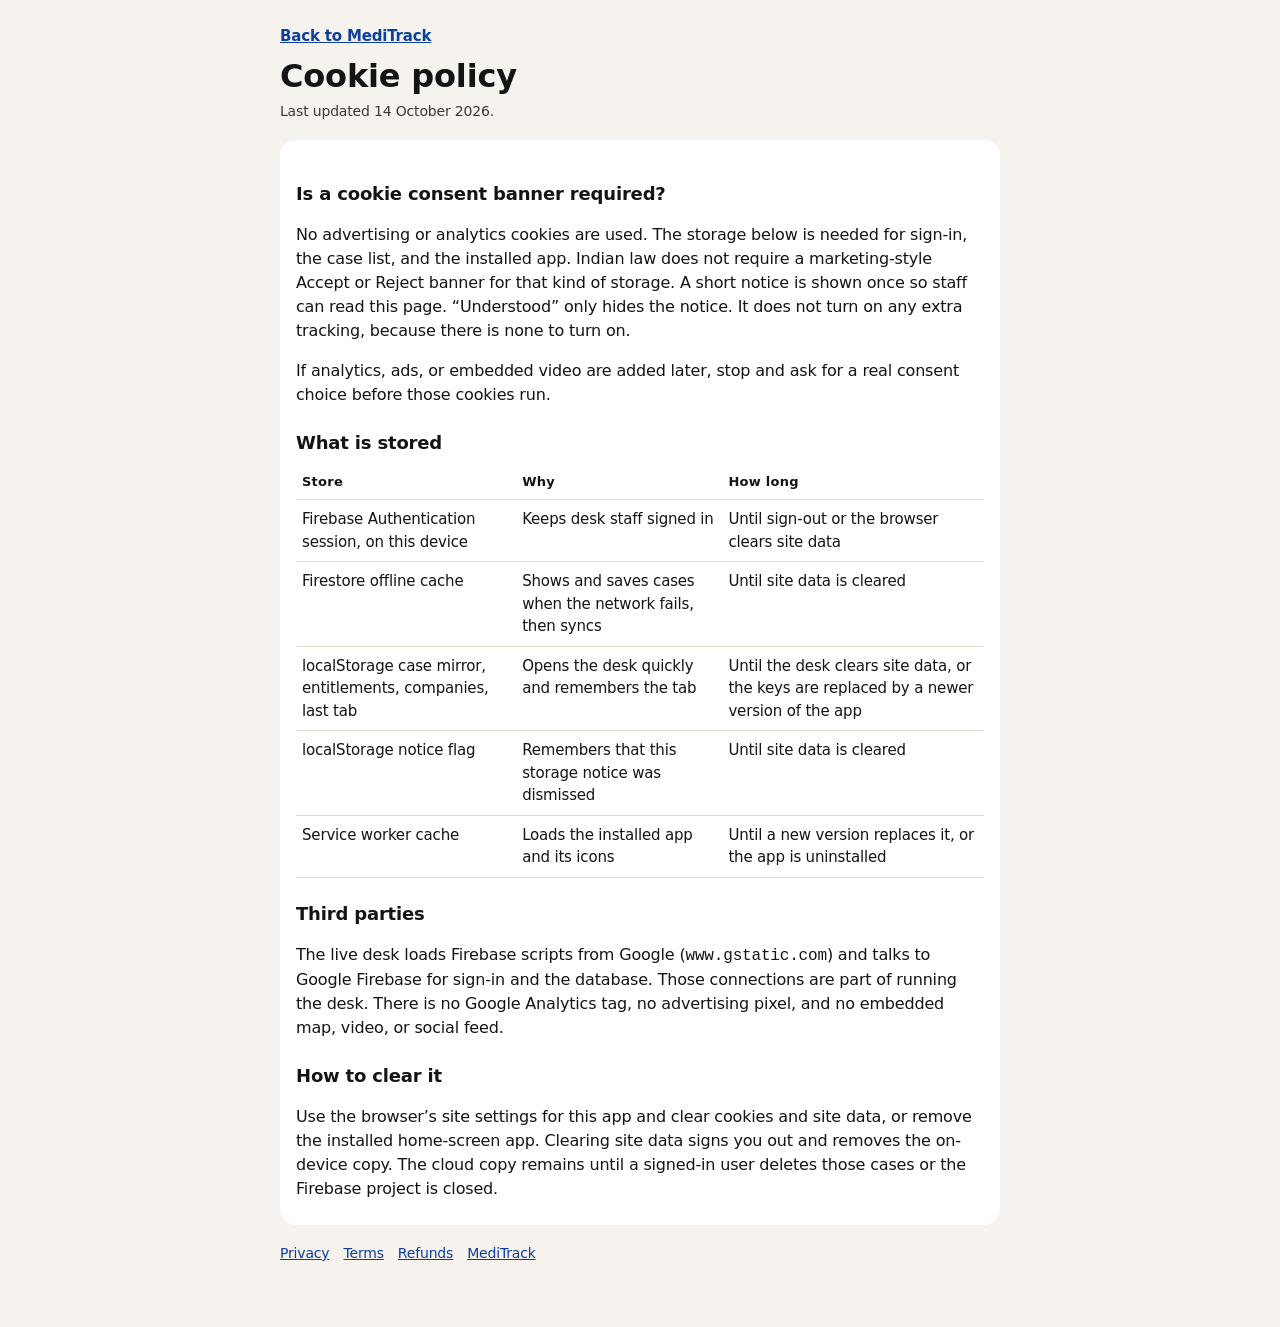
<file: cookies.html>
<!DOCTYPE html>
<html lang="en">
<head>
<meta charset="UTF-8">
<meta name="viewport" content="width=device-width, initial-scale=1">
<meta name="color-scheme" content="light">
<meta name="theme-color" content="#F6F3EE">
<title>Cookie policy — MediTrack</title>
<link rel="stylesheet" href="legal.css">
</head>
<body>
<div class="wrap">
<header>
  <a class="back" href="./">Back to MediTrack</a>
  <h1>Cookie policy</h1>
  <p class="meta">Last updated 14 October 2026.</p>
</header>
<article>
  <h2>Is a cookie consent banner required?</h2>
  <p>No advertising or analytics cookies are used. The storage below is needed for sign-in, the case list, and the installed app. Indian law does not require a marketing-style Accept or Reject banner for that kind of storage. A short notice is shown once so staff can read this page. “Understood” only hides the notice. It does not turn on any extra tracking, because there is none to turn on.</p>
  <p>If analytics, ads, or embedded video are added later, stop and ask for a real consent choice before those cookies run.</p>

  <h2>What is stored</h2>
  <table>
    <thead><tr><th>Store</th><th>Why</th><th>How long</th></tr></thead>
    <tbody>
      <tr><td>Firebase Authentication session, on this device</td><td>Keeps desk staff signed in</td><td>Until sign-out or the browser clears site data</td></tr>
      <tr><td>Firestore offline cache</td><td>Shows and saves cases when the network fails, then syncs</td><td>Until site data is cleared</td></tr>
      <tr><td>localStorage case mirror, entitlements, companies, last tab</td><td>Opens the desk quickly and remembers the tab</td><td>Until the desk clears site data, or the keys are replaced by a newer version of the app</td></tr>
      <tr><td>localStorage notice flag</td><td>Remembers that this storage notice was dismissed</td><td>Until site data is cleared</td></tr>
      <tr><td>Service worker cache</td><td>Loads the installed app and its icons</td><td>Until a new version replaces it, or the app is uninstalled</td></tr>
    </tbody>
  </table>

  <h2>Third parties</h2>
  <p>The live desk loads Firebase scripts from Google (<code>www.gstatic.com</code>) and talks to Google Firebase for sign-in and the database. Those connections are part of running the desk. There is no Google Analytics tag, no advertising pixel, and no embedded map, video, or social feed.</p>

  <h2>How to clear it</h2>
  <p>Use the browser’s site settings for this app and clear cookies and site data, or remove the installed home-screen app. Clearing site data signs you out and removes the on-device copy. The cloud copy remains until a signed-in user deletes those cases or the Firebase project is closed.</p>
</article>
<footer>
  <nav aria-label="Legal">
    <a href="privacy.html">Privacy</a>
    <a href="terms.html">Terms</a>
    <a href="refund.html">Refunds</a>
    <a href="./">MediTrack</a>
  </nav>
</footer>
</div>
</body>
</html>
</file>
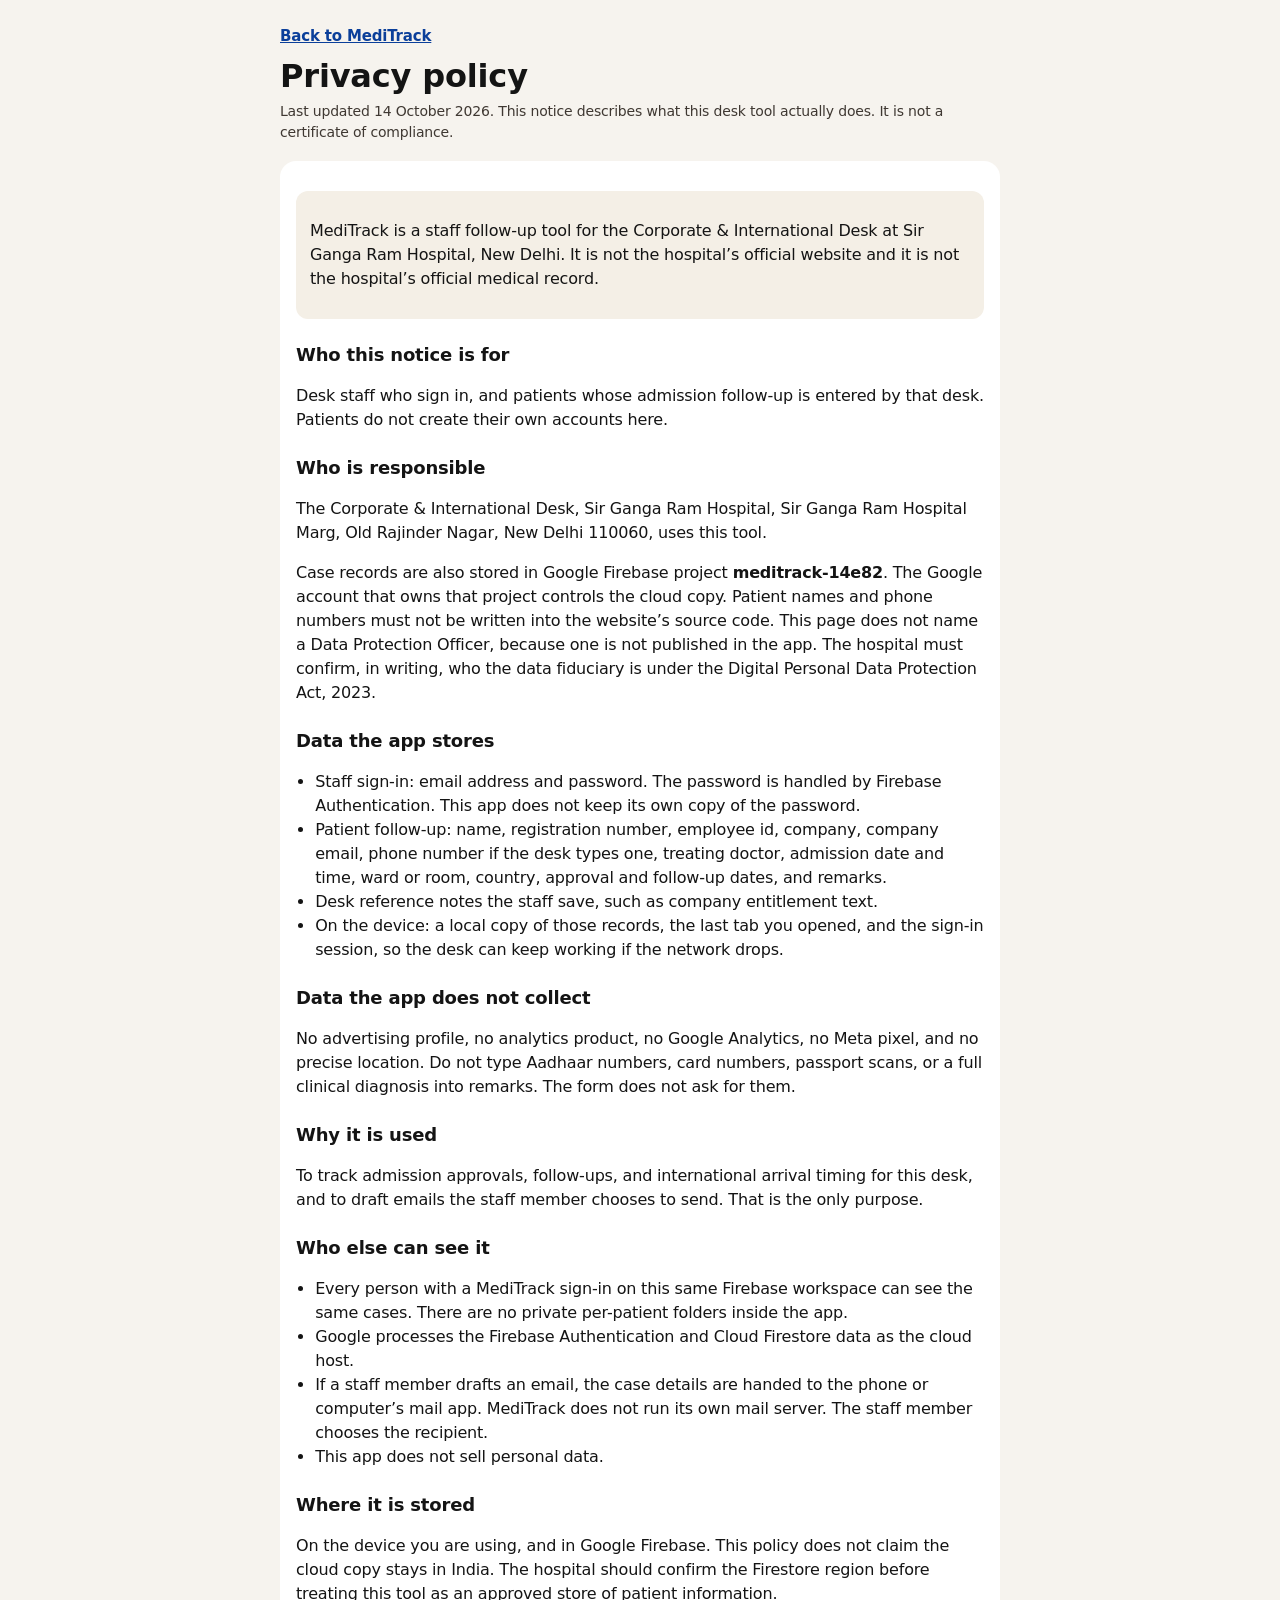
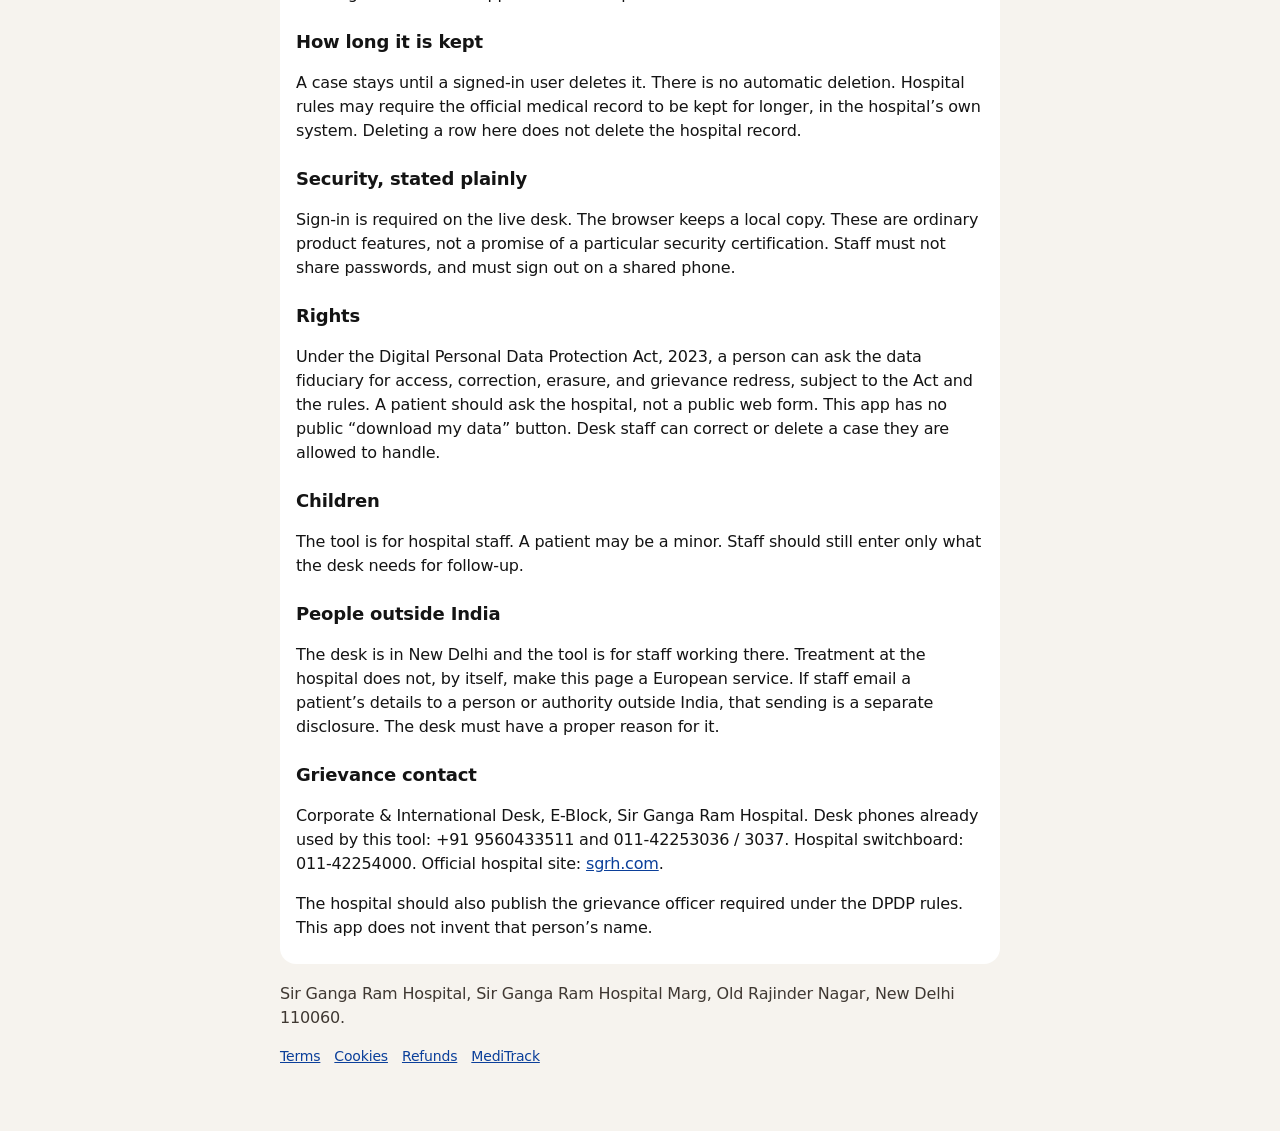
<file: privacy.html>
<!DOCTYPE html>
<html lang="en">
<head>
<meta charset="UTF-8">
<meta name="viewport" content="width=device-width, initial-scale=1">
<meta name="color-scheme" content="light">
<meta name="theme-color" content="#F6F3EE">
<title>Privacy policy — MediTrack</title>
<link rel="stylesheet" href="legal.css">
</head>
<body>
<div class="wrap">
<header>
  <a class="back" href="./">Back to MediTrack</a>
  <h1>Privacy policy</h1>
  <p class="meta">Last updated 14 October 2026. This notice describes what this desk tool actually does. It is not a certificate of compliance.</p>
</header>
<article>
  <div class="note">
    <p>MediTrack is a staff follow-up tool for the Corporate & International Desk at Sir Ganga Ram Hospital, New Delhi. It is not the hospital’s official website and it is not the hospital’s official medical record.</p>
  </div>

  <h2>Who this notice is for</h2>
  <p>Desk staff who sign in, and patients whose admission follow-up is entered by that desk. Patients do not create their own accounts here.</p>

  <h2>Who is responsible</h2>
  <p>The Corporate & International Desk, Sir Ganga Ram Hospital, Sir Ganga Ram Hospital Marg, Old Rajinder Nagar, New Delhi 110060, uses this tool.</p>
  <p>Case records are also stored in Google Firebase project <strong>meditrack-14e82</strong>. The Google account that owns that project controls the cloud copy. Patient names and phone numbers must not be written into the website’s source code. This page does not name a Data Protection Officer, because one is not published in the app. The hospital must confirm, in writing, who the data fiduciary is under the Digital Personal Data Protection Act, 2023.</p>

  <h2>Data the app stores</h2>
  <ul>
    <li>Staff sign-in: email address and password. The password is handled by Firebase Authentication. This app does not keep its own copy of the password.</li>
    <li>Patient follow-up: name, registration number, employee id, company, company email, phone number if the desk types one, treating doctor, admission date and time, ward or room, country, approval and follow-up dates, and remarks.</li>
    <li>Desk reference notes the staff save, such as company entitlement text.</li>
    <li>On the device: a local copy of those records, the last tab you opened, and the sign-in session, so the desk can keep working if the network drops.</li>
  </ul>

  <h2>Data the app does not collect</h2>
  <p>No advertising profile, no analytics product, no Google Analytics, no Meta pixel, and no precise location. Do not type Aadhaar numbers, card numbers, passport scans, or a full clinical diagnosis into remarks. The form does not ask for them.</p>

  <h2>Why it is used</h2>
  <p>To track admission approvals, follow-ups, and international arrival timing for this desk, and to draft emails the staff member chooses to send. That is the only purpose.</p>

  <h2>Who else can see it</h2>
  <ul>
    <li>Every person with a MediTrack sign-in on this same Firebase workspace can see the same cases. There are no private per-patient folders inside the app.</li>
    <li>Google processes the Firebase Authentication and Cloud Firestore data as the cloud host.</li>
    <li>If a staff member drafts an email, the case details are handed to the phone or computer’s mail app. MediTrack does not run its own mail server. The staff member chooses the recipient.</li>
    <li>This app does not sell personal data.</li>
  </ul>

  <h2>Where it is stored</h2>
  <p>On the device you are using, and in Google Firebase. This policy does not claim the cloud copy stays in India. The hospital should confirm the Firestore region before treating this tool as an approved store of patient information.</p>

  <h2>How long it is kept</h2>
  <p>A case stays until a signed-in user deletes it. There is no automatic deletion. Hospital rules may require the official medical record to be kept for longer, in the hospital’s own system. Deleting a row here does not delete the hospital record.</p>

  <h2>Security, stated plainly</h2>
  <p>Sign-in is required on the live desk. The browser keeps a local copy. These are ordinary product features, not a promise of a particular security certification. Staff must not share passwords, and must sign out on a shared phone.</p>

  <h2>Rights</h2>
  <p>Under the Digital Personal Data Protection Act, 2023, a person can ask the data fiduciary for access, correction, erasure, and grievance redress, subject to the Act and the rules. A patient should ask the hospital, not a public web form. This app has no public “download my data” button. Desk staff can correct or delete a case they are allowed to handle.</p>

  <h2>Children</h2>
  <p>The tool is for hospital staff. A patient may be a minor. Staff should still enter only what the desk needs for follow-up.</p>

  <h2>People outside India</h2>
  <p>The desk is in New Delhi and the tool is for staff working there. Treatment at the hospital does not, by itself, make this page a European service. If staff email a patient’s details to a person or authority outside India, that sending is a separate disclosure. The desk must have a proper reason for it.</p>

  <h2>Grievance contact</h2>
  <p>Corporate & International Desk, E-Block, Sir Ganga Ram Hospital. Desk phones already used by this tool: +91 9560433511 and 011-42253036 / 3037. Hospital switchboard: 011-42254000. Official hospital site: <a href="https://www.sgrh.com">sgrh.com</a>.</p>
  <p>The hospital should also publish the grievance officer required under the DPDP rules. This app does not invent that person’s name.</p>
</article>
<footer>
  <p>Sir Ganga Ram Hospital, Sir Ganga Ram Hospital Marg, Old Rajinder Nagar, New Delhi 110060.</p>
  <nav aria-label="Legal">
    <a href="terms.html">Terms</a>
    <a href="cookies.html">Cookies</a>
    <a href="refund.html">Refunds</a>
    <a href="./">MediTrack</a>
  </nav>
</footer>
</div>
</body>
</html>
</file>
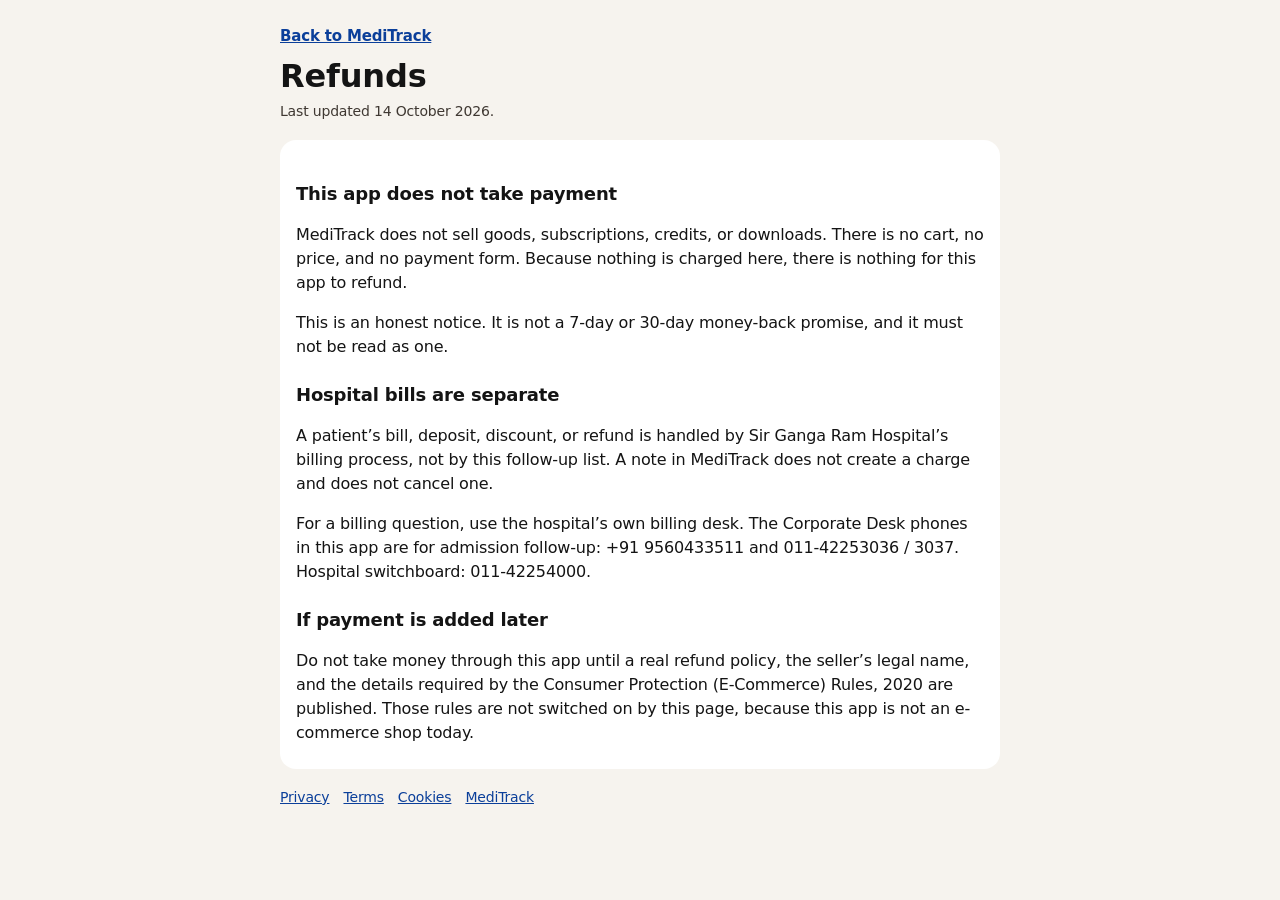
<file: refund.html>
<!DOCTYPE html>
<html lang="en">
<head>
<meta charset="UTF-8">
<meta name="viewport" content="width=device-width, initial-scale=1">
<meta name="color-scheme" content="light">
<meta name="theme-color" content="#F6F3EE">
<title>Refunds — MediTrack</title>
<link rel="stylesheet" href="legal.css">
</head>
<body>
<div class="wrap">
<header>
  <a class="back" href="./">Back to MediTrack</a>
  <h1>Refunds</h1>
  <p class="meta">Last updated 14 October 2026.</p>
</header>
<article>
  <h2>This app does not take payment</h2>
  <p>MediTrack does not sell goods, subscriptions, credits, or downloads. There is no cart, no price, and no payment form. Because nothing is charged here, there is nothing for this app to refund.</p>
  <p>This is an honest notice. It is not a 7-day or 30-day money-back promise, and it must not be read as one.</p>

  <h2>Hospital bills are separate</h2>
  <p>A patient’s bill, deposit, discount, or refund is handled by Sir Ganga Ram Hospital’s billing process, not by this follow-up list. A note in MediTrack does not create a charge and does not cancel one.</p>
  <p>For a billing question, use the hospital’s own billing desk. The Corporate Desk phones in this app are for admission follow-up: +91 9560433511 and 011-42253036 / 3037. Hospital switchboard: 011-42254000.</p>

  <h2>If payment is added later</h2>
  <p>Do not take money through this app until a real refund policy, the seller’s legal name, and the details required by the Consumer Protection (E-Commerce) Rules, 2020 are published. Those rules are not switched on by this page, because this app is not an e-commerce shop today.</p>
</article>
<footer>
  <nav aria-label="Legal">
    <a href="privacy.html">Privacy</a>
    <a href="terms.html">Terms</a>
    <a href="cookies.html">Cookies</a>
    <a href="./">MediTrack</a>
  </nav>
</footer>
</div>
</body>
</html>
</file>
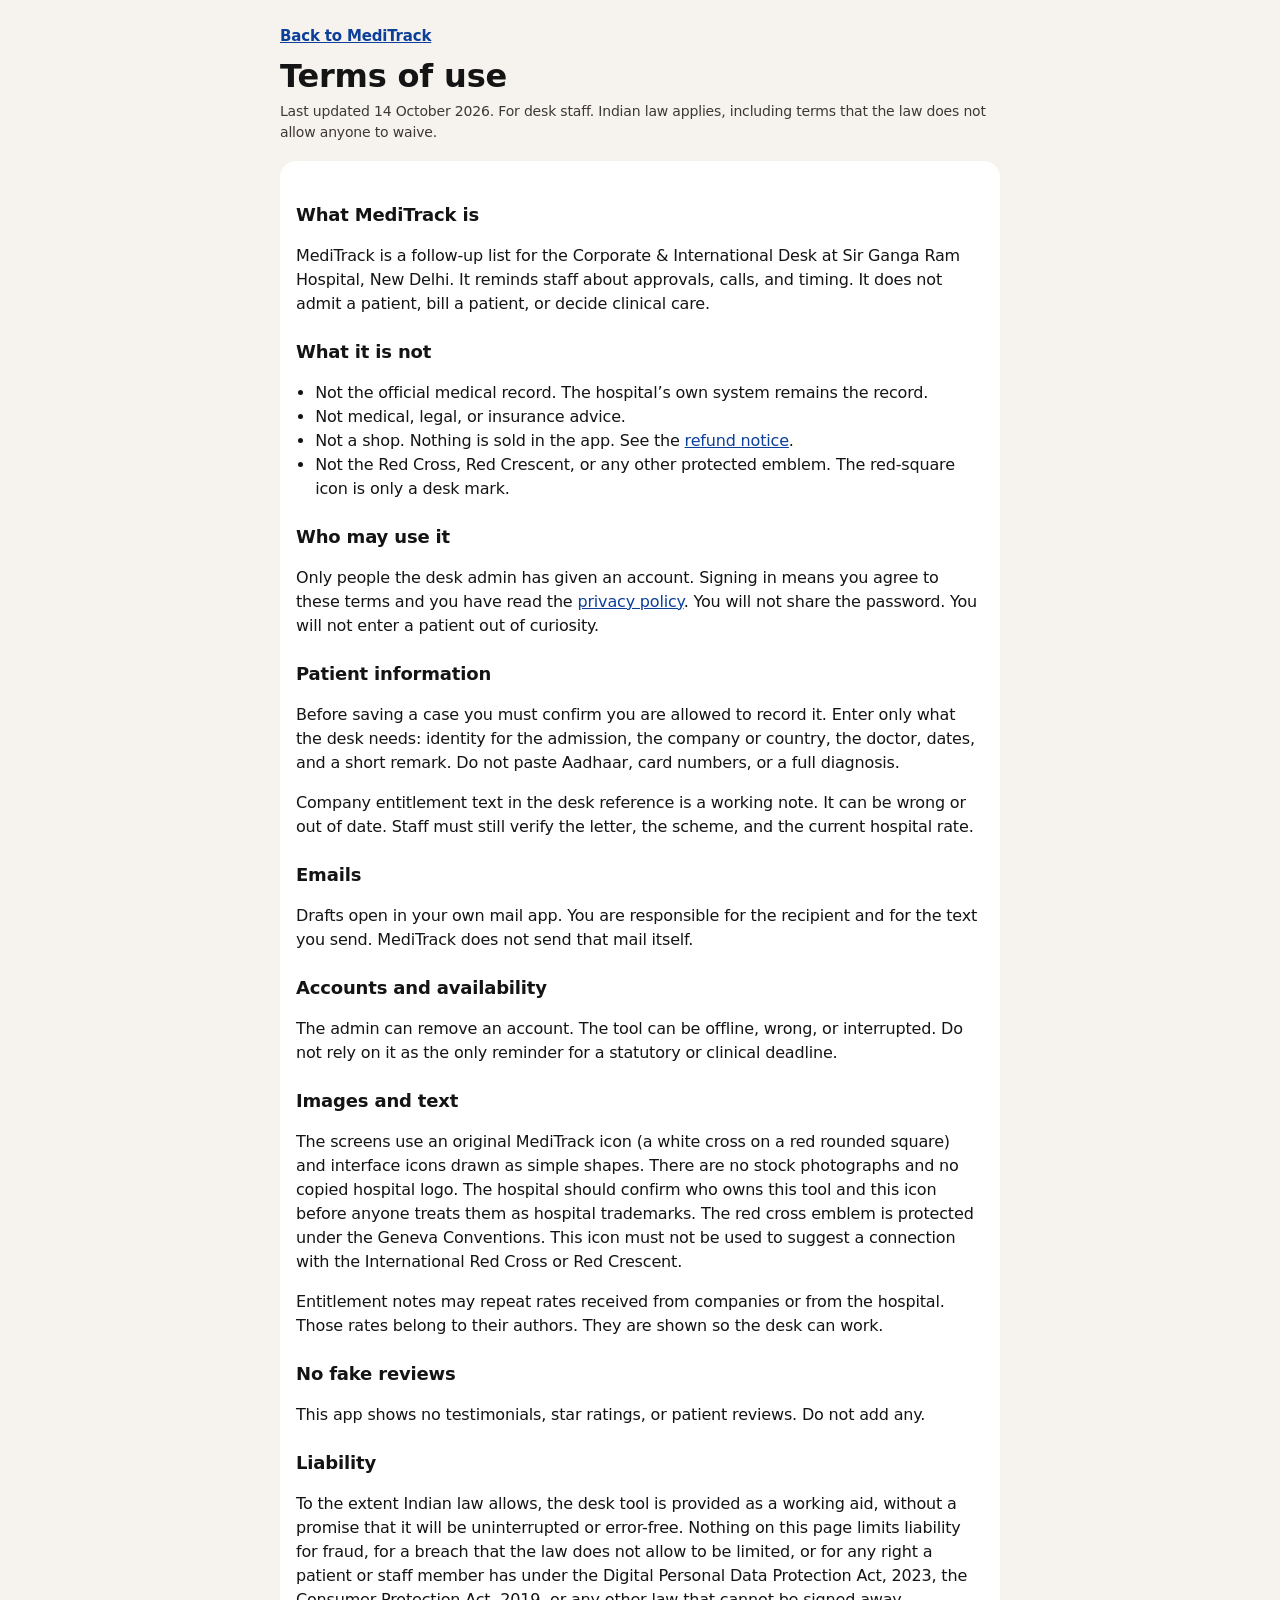
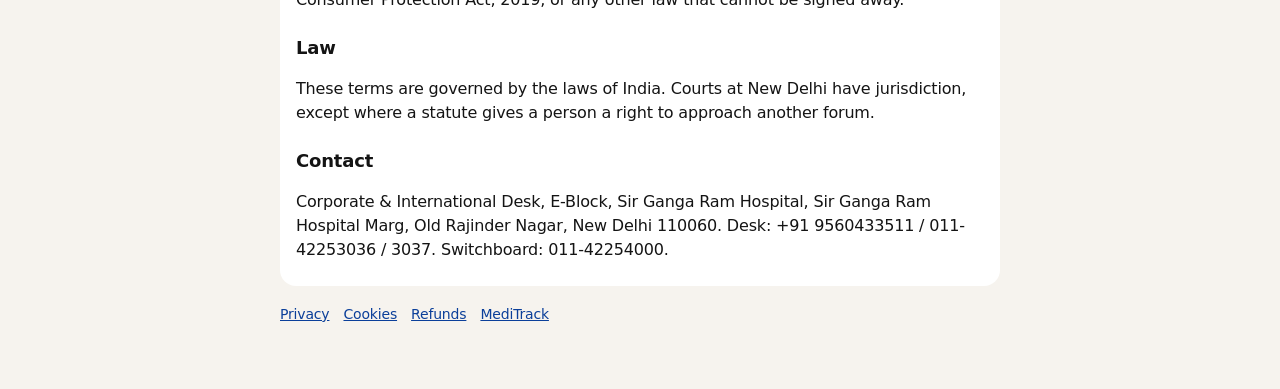
<file: terms.html>
<!DOCTYPE html>
<html lang="en">
<head>
<meta charset="UTF-8">
<meta name="viewport" content="width=device-width, initial-scale=1">
<meta name="color-scheme" content="light">
<meta name="theme-color" content="#F6F3EE">
<title>Terms — MediTrack</title>
<link rel="stylesheet" href="legal.css">
</head>
<body>
<div class="wrap">
<header>
  <a class="back" href="./">Back to MediTrack</a>
  <h1>Terms of use</h1>
  <p class="meta">Last updated 14 October 2026. For desk staff. Indian law applies, including terms that the law does not allow anyone to waive.</p>
</header>
<article>
  <h2>What MediTrack is</h2>
  <p>MediTrack is a follow-up list for the Corporate & International Desk at Sir Ganga Ram Hospital, New Delhi. It reminds staff about approvals, calls, and timing. It does not admit a patient, bill a patient, or decide clinical care.</p>

  <h2>What it is not</h2>
  <ul>
    <li>Not the official medical record. The hospital’s own system remains the record.</li>
    <li>Not medical, legal, or insurance advice.</li>
    <li>Not a shop. Nothing is sold in the app. See the <a href="refund.html">refund notice</a>.</li>
    <li>Not the Red Cross, Red Crescent, or any other protected emblem. The red-square icon is only a desk mark.</li>
  </ul>

  <h2>Who may use it</h2>
  <p>Only people the desk admin has given an account. Signing in means you agree to these terms and you have read the <a href="privacy.html">privacy policy</a>. You will not share the password. You will not enter a patient out of curiosity.</p>

  <h2>Patient information</h2>
  <p>Before saving a case you must confirm you are allowed to record it. Enter only what the desk needs: identity for the admission, the company or country, the doctor, dates, and a short remark. Do not paste Aadhaar, card numbers, or a full diagnosis.</p>
  <p>Company entitlement text in the desk reference is a working note. It can be wrong or out of date. Staff must still verify the letter, the scheme, and the current hospital rate.</p>

  <h2>Emails</h2>
  <p>Drafts open in your own mail app. You are responsible for the recipient and for the text you send. MediTrack does not send that mail itself.</p>

  <h2>Accounts and availability</h2>
  <p>The admin can remove an account. The tool can be offline, wrong, or interrupted. Do not rely on it as the only reminder for a statutory or clinical deadline.</p>

  <h2>Images and text</h2>
  <p>The screens use an original MediTrack icon (a white cross on a red rounded square) and interface icons drawn as simple shapes. There are no stock photographs and no copied hospital logo. The hospital should confirm who owns this tool and this icon before anyone treats them as hospital trademarks. The red cross emblem is protected under the Geneva Conventions. This icon must not be used to suggest a connection with the International Red Cross or Red Crescent.</p>
  <p>Entitlement notes may repeat rates received from companies or from the hospital. Those rates belong to their authors. They are shown so the desk can work.</p>

  <h2>No fake reviews</h2>
  <p>This app shows no testimonials, star ratings, or patient reviews. Do not add any.</p>

  <h2>Liability</h2>
  <p>To the extent Indian law allows, the desk tool is provided as a working aid, without a promise that it will be uninterrupted or error-free. Nothing on this page limits liability for fraud, for a breach that the law does not allow to be limited, or for any right a patient or staff member has under the Digital Personal Data Protection Act, 2023, the Consumer Protection Act, 2019, or any other law that cannot be signed away.</p>

  <h2>Law</h2>
  <p>These terms are governed by the laws of India. Courts at New Delhi have jurisdiction, except where a statute gives a person a right to approach another forum.</p>

  <h2>Contact</h2>
  <p>Corporate & International Desk, E-Block, Sir Ganga Ram Hospital, Sir Ganga Ram Hospital Marg, Old Rajinder Nagar, New Delhi 110060. Desk: +91 9560433511 / 011-42253036 / 3037. Switchboard: 011-42254000.</p>
</article>
<footer>
  <nav aria-label="Legal">
    <a href="privacy.html">Privacy</a>
    <a href="cookies.html">Cookies</a>
    <a href="refund.html">Refunds</a>
    <a href="./">MediTrack</a>
  </nav>
</footer>
</div>
</body>
</html>
</file>
<file: legal.css>
/* Legal pages. High contrast on purpose. Not glass. */
html{color-scheme:light only}
body{
  margin:0;background:#F6F3EE;color:#141414;
  font-family:-apple-system,BlinkMacSystemFont,"SF Pro Text",system-ui,sans-serif;
  line-height:1.5;letter-spacing:-.011em;
}
a{color:#0B3F9A}
a:focus-visible,button:focus-visible{outline:2px solid #0B3F9A;outline-offset:3px}
.wrap{max-width:720px;margin:0 auto;padding:24px 18px 64px}
header{margin-bottom:18px}
.back{font-size:15px;font-weight:650}
h1{font-size:32px;line-height:1.15;margin:10px 0 6px}
.meta{color:#3F3832;font-size:14px;margin:0}
article{background:#fff;border-radius:16px;padding:18px 16px 8px}
h2{font-size:18px;margin:22px 0 6px}
p,li{font-size:16px}
ul{padding-left:1.2em}
table{width:100%;border-collapse:collapse;font-size:15px;margin:8px 0 16px}
th,td{text-align:left;vertical-align:top;border-bottom:1px solid #E4DDD4;padding:8px 6px}
th{font-size:13px;letter-spacing:.02em}
.note{background:#F4EFE6;border-radius:12px;padding:12px 14px;margin:12px 0}
footer{margin-top:18px;color:#3F3832;font-size:14px}
footer nav{display:flex;flex-wrap:wrap;gap:8px 14px;margin-top:8px}
</file>
